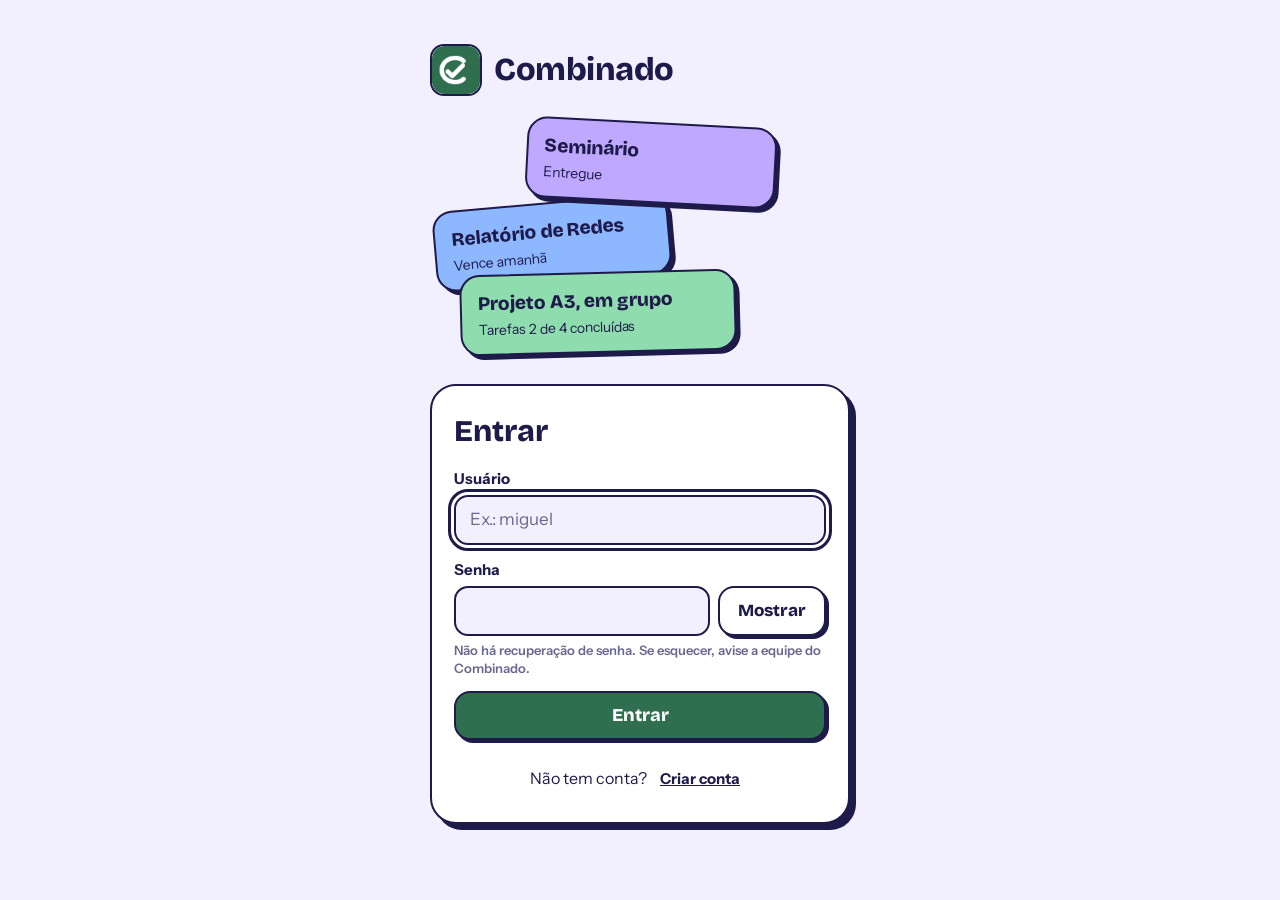
<file: index.html>
<!DOCTYPE html>
<html lang="pt-BR">
<head>
<meta charset="UTF-8" />
<meta name="viewport" content="width=device-width, initial-scale=1, viewport-fit=cover" />
<title>Combinado</title>
<meta name="description" content="Combinado: organize os trabalhos da faculdade — individuais e em grupo, de todas as matérias, num lugar só." />
<meta name="theme-color" content="#f2f0ff" />
<script>
/* Aplica o tema salvo (ou o do aparelho) antes de desenhar a página, para não piscar. */
(function () {
  var tema = "claro";
  try {
    var salvo = localStorage.getItem("combinado:tema:v1");
    if (salvo === "claro" || salvo === "escuro") {
      tema = salvo;
    } else if (window.matchMedia && window.matchMedia("(prefers-color-scheme: dark)").matches) {
      tema = "escuro";
    }
  } catch (e) {
    if (window.matchMedia && window.matchMedia("(prefers-color-scheme: dark)").matches) tema = "escuro";
  }
  document.documentElement.setAttribute("data-tema", tema);
})();
</script>
<link rel="stylesheet" href="css/style.css" />
<link rel="icon" type="image/png" href="img/logo.png" />
<link rel="apple-touch-icon" href="img/logo.png" />
</head>
<body>

<!-- ===================== TELA: CARREGANDO / SEM CONEXÃO NA ABERTURA ===================== -->
<section id="tela-carregando" class="tela-carregando" role="status" aria-live="polite">
  <img src="img/logo.png" alt="" class="auth-logo" width="52" height="52" />
  <p id="carregando-texto" class="carregando-texto">Carregando…</p>
  <button type="button" id="btn-carregando-tentar" class="botao botao-secundario" hidden>Tentar de novo</button>
</section>

<!-- ===================== TELA: LOGIN / CADASTRO ===================== -->
<section id="tela-auth" class="tela-auth">
  <div class="auth-coluna">

    <div class="auth-marca-linha">
      <img src="img/logo.png" alt="Logo do Combinado" class="auth-logo" width="52" height="52" />
      <span class="auth-wordmark">Combinado</span>
    </div>

    <div class="auth-cartas" aria-hidden="true">
      <div class="auth-carta auth-carta-1"><strong>Relatório de Redes</strong><span>Vence amanhã</span></div>
      <div class="auth-carta auth-carta-2"><strong>Seminário</strong><span>Entregue</span></div>
      <div class="auth-carta auth-carta-3"><strong>Projeto A3, em grupo</strong><span>Tarefas 2 de 4 concluídas</span></div>
    </div>

    <div class="auth-cartao">
      <h1 id="auth-titulo">Entrar</h1>

      <form id="form-auth">
        <div class="campo">
          <label for="input-usuario-auth">Usuário</label>
          <input type="text" id="input-usuario-auth" placeholder="Ex.: miguel" autocomplete="username" autocapitalize="none" spellcheck="false" required />
          <p id="auth-dica-usuario" class="campo-dica" hidden>Use de 3 a 30 letras, números, ponto, hífen ou sublinhado. Sem espaços.</p>
        </div>

        <div class="campo">
          <label for="input-senha-auth">Senha</label>
          <div class="campo-senha">
            <input type="password" id="input-senha-auth" autocomplete="current-password" required />
            <button type="button" id="btn-mostrar-senha" class="botao botao-secundario botao-mostrar-senha" aria-pressed="false" aria-controls="input-senha-auth">Mostrar</button>
          </div>
          <p id="auth-dica-senha" class="campo-dica">Não há recuperação de senha. Se esquecer, avise a equipe do Combinado.</p>
        </div>

        <p id="auth-erro" class="auth-erro" hidden></p>

        <button type="submit" class="botao botao-primario auth-botao-principal" id="btn-auth-principal">Entrar</button>
        <p id="auth-config-erro" class="auth-erro" role="alert" hidden>Não foi possível carregar o serviço de contas. Confira a conexão e recarregue a página.</p>
      </form>

      <p class="auth-alternar">
        <span id="auth-alternar-texto">Não tem conta?</span>
        <button type="button" id="btn-auth-alternar" class="botao botao-texto">Criar conta</button>
      </p>
    </div>

  </div>
</section>

<!-- ===================== APP PRINCIPAL ===================== -->
<div id="app-principal" hidden>

<header class="cabecalho">
  <span class="cabecalho-marca">
    <img src="img/logo.png" alt="Combinado" class="cabecalho-logo" width="44" height="44" />
  </span>
  <div class="cabecalho-usuario">
    <button type="button" id="btn-tema" class="botao-tema" aria-label="Ativar tema escuro" title="Alternar tema">
      <svg class="icone-lua" width="22" height="22" viewBox="0 0 24 24" fill="none" stroke="currentColor" stroke-width="2.4" stroke-linecap="round" stroke-linejoin="round" aria-hidden="true"><path d="M20 14.5A8 8 0 1 1 9.5 4a6.5 6.5 0 0 0 10.5 10.5z"></path></svg>
      <svg class="icone-sol" width="22" height="22" viewBox="0 0 24 24" fill="none" stroke="currentColor" stroke-width="2.4" stroke-linecap="round" stroke-linejoin="round" aria-hidden="true"><circle cx="12" cy="12" r="4.5"></circle><path d="M12 2v2.5M12 19.5V22M2 12h2.5M19.5 12H22M4.9 4.9l1.8 1.8M17.3 17.3l1.8 1.8M4.9 19.1l1.8-1.8M17.3 6.7l1.8-1.8"></path></svg>
    </button>
    <span id="cabecalho-usuario-nome" class="cabecalho-usuario-nome"></span>
    <button type="button" id="btn-sair" class="botao botao-texto botao-sair">Sair da conta</button>
  </div>
</header>

<main class="conteudo">

  <div class="conteudo-cabecalho">
    <h1>Trabalhos</h1>
    <div class="conteudo-cabecalho-acoes">
      <button type="button" id="btn-entrar-codigo" class="botao botao-secundario">Entrar com código</button>
      <button type="button" id="btn-novo-trabalho" class="botao botao-primario">+ Novo trabalho</button>
    </div>
  </div>

  <p id="faixa-aviso" class="faixa-aviso" role="status" aria-live="polite" hidden></p>

  <div id="progresso-trabalhos" class="progresso-trabalhos" hidden>
    <p id="progresso-texto" class="progresso-texto"></p>
    <div class="progresso-barra" role="progressbar" aria-label="Progresso de trabalhos entregues" aria-valuemin="0" aria-valuemax="100" id="progresso-barra" aria-valuenow="0">
      <div id="progresso-barra-preenchida" class="progresso-barra-preenchida"></div>
    </div>
    <p class="progresso-legenda"><strong>Pronto</strong> = terminei, falta entregar. <strong>Entregue</strong> = já entreguei (só esse conta na barra).</p>
  </div>

  <div id="filtros-barra" class="filtros-barra" hidden>
    <div id="abas-status" class="abas-status" role="group" aria-label="Filtrar por status">
      <button type="button" class="aba-status" data-status="" aria-pressed="true">Todos <span class="aba-contagem">0</span></button>
      <button type="button" class="aba-status" data-status="nao-comecei" aria-pressed="false">Não comecei <span class="aba-contagem">0</span></button>
      <button type="button" class="aba-status" data-status="fazendo" aria-pressed="false">Fazendo <span class="aba-contagem">0</span></button>
      <button type="button" class="aba-status" data-status="pronto" aria-pressed="false">Pronto <span class="aba-contagem">0</span></button>
      <button type="button" class="aba-status" data-status="entregue" aria-pressed="false">Entregue <span class="aba-contagem">0</span></button>
    </div>
    <div class="campo-filtro">
      <label for="select-filtro-materia">
        <svg width="16" height="16" viewBox="0 0 24 24" fill="none" stroke="currentColor" stroke-width="2.6" stroke-linecap="round" stroke-linejoin="round" aria-hidden="true"><path d="M3 5h18l-7 8v6l-4 2v-8z"></path></svg>
        Filtrar por matéria
      </label>
      <select id="select-filtro-materia">
        <option value="">Todas as matérias</option>
      </select>
    </div>
  </div>

  <p id="lista-vazia" class="estado-vazio" hidden>
    Nenhum trabalho cadastrado ainda. Toque em "Novo trabalho" para começar.
  </p>

  <ul id="lista-trabalhos" class="lista-trabalhos"></ul>

</main>

<!-- ===================== DIÁLOGO: NOVO TRABALHO ===================== -->
<dialog id="dialog-trabalho">
  <form id="form-trabalho" method="dialog">
    <h2 id="dialog-trabalho-titulo">Novo trabalho</h2>

    <div class="campo">
      <label for="input-titulo-trabalho">Nome do trabalho</label>
      <input type="text" id="input-titulo-trabalho" placeholder="Ex.: Relatório de Redes" maxlength="120" required />
    </div>

    <div class="campo">
      <label for="input-materia-trabalho">Matéria (disciplina)</label>
      <input type="text" id="input-materia-trabalho" placeholder="Ex.: Redes de Computadores" maxlength="80" list="lista-materias" autocomplete="off" required />
      <datalist id="lista-materias"></datalist>
    </div>

    <div class="campo">
      <label for="input-prazo-trabalho">Prazo</label>
      <input type="date" id="input-prazo-trabalho" />
    </div>

    <div class="campo">
      <label for="input-observacoes-trabalho">Observações <span class="rotulo-opcional">(opcional)</span></label>
      <textarea id="input-observacoes-trabalho" rows="3" maxlength="500" placeholder="Ex.: entregar pelo Moodle, em PDF"></textarea>
    </div>

    <fieldset class="campo campo-radio">
      <legend>Tipo</legend>
      <div class="opcoes-tipo">
        <label class="opcao-tipo">
          <input type="radio" name="tipo-trabalho" value="individual" checked />
          <span class="opcao-tipo-corpo"><strong>Individual</strong><small>Só você faz</small></span>
        </label>
        <label class="opcao-tipo">
          <input type="radio" name="tipo-trabalho" value="grupo" />
          <span class="opcao-tipo-corpo"><strong>Em grupo</strong><small>Divida tarefas entre os colegas</small></span>
        </label>
      </div>
    </fieldset>

    <fieldset class="campo campo-radio">
      <legend>Cor do card</legend>
      <div class="opcoes-cor">
        <label class="opcao-cor" data-cor="">
          <input type="radio" name="cor-trabalho" value="" checked />
          <span class="amostra-cor" aria-hidden="true"></span>
          <span class="rotulo-oculto">Sem cor</span>
        </label>
        <label class="opcao-cor" data-cor="vermelho">
          <input type="radio" name="cor-trabalho" value="vermelho" />
          <span class="amostra-cor" aria-hidden="true"></span>
          <span class="rotulo-oculto">Vermelho</span>
        </label>
        <label class="opcao-cor" data-cor="laranja">
          <input type="radio" name="cor-trabalho" value="laranja" />
          <span class="amostra-cor" aria-hidden="true"></span>
          <span class="rotulo-oculto">Laranja</span>
        </label>
        <label class="opcao-cor" data-cor="amarelo">
          <input type="radio" name="cor-trabalho" value="amarelo" />
          <span class="amostra-cor" aria-hidden="true"></span>
          <span class="rotulo-oculto">Amarelo</span>
        </label>
        <label class="opcao-cor" data-cor="verde">
          <input type="radio" name="cor-trabalho" value="verde" />
          <span class="amostra-cor" aria-hidden="true"></span>
          <span class="rotulo-oculto">Verde</span>
        </label>
        <label class="opcao-cor" data-cor="azul">
          <input type="radio" name="cor-trabalho" value="azul" />
          <span class="amostra-cor" aria-hidden="true"></span>
          <span class="rotulo-oculto">Azul</span>
        </label>
        <label class="opcao-cor" data-cor="roxo">
          <input type="radio" name="cor-trabalho" value="roxo" />
          <span class="amostra-cor" aria-hidden="true"></span>
          <span class="rotulo-oculto">Roxo</span>
        </label>
        <label class="opcao-cor" data-cor="rosa">
          <input type="radio" name="cor-trabalho" value="rosa" />
          <span class="amostra-cor" aria-hidden="true"></span>
          <span class="rotulo-oculto">Rosa</span>
        </label>
      </div>
    </fieldset>

    <div id="previa-trabalho" class="previa-trabalho" aria-hidden="true">
      <span class="previa-rotulo">Assim vai aparecer na lista</span>
      <span id="previa-titulo" class="previa-titulo"></span>
      <span id="previa-meta" class="previa-meta"></span>
    </div>

    <div class="dialog-acoes">
      <button type="button" class="botao botao-texto" data-fechar-dialog>Cancelar</button>
      <button type="submit" class="botao botao-primario">Salvar trabalho</button>
    </div>
  </form>
</dialog>

<!-- ===================== DIÁLOGO: TAREFAS DO GRUPO ===================== -->
<dialog id="dialog-tarefas">
  <div class="dialog-tarefas-corpo">

    <div class="tarefas-topo">
      <button type="button" class="botao-voltar" data-fechar-tarefas aria-label="Voltar para a lista">
        <svg width="22" height="22" viewBox="0 0 24 24" fill="none" stroke="currentColor" stroke-width="3" stroke-linecap="round" stroke-linejoin="round" aria-hidden="true"><path d="M15 5l-7 7 7 7"></path></svg>
      </button>
      <div>
        <div class="tarefas-topo-rotulo">Tarefas de</div>
        <h2 id="dialog-tarefas-titulo">Tarefas</h2>
      </div>
    </div>

    <p id="faixa-aviso-tarefas" class="faixa-aviso" role="status" aria-live="polite" hidden></p>

    <section class="tarefas-progresso" aria-live="polite">
      <div class="tarefas-anel">
        <svg width="84" height="84" viewBox="0 0 84 84" aria-hidden="true">
          <circle cx="42" cy="42" r="34" fill="none" stroke="#ffffff" stroke-width="12"></circle>
          <circle id="tarefas-anel-arco" cx="42" cy="42" r="34" fill="none" stroke="#1e1b4b" stroke-width="12" stroke-dasharray="0 213.63" transform="rotate(-90 42 42)"></circle>
        </svg>
        <span id="tarefas-anel-numero" class="tarefas-anel-numero">0/0</span>
      </div>
      <div class="tarefas-progresso-texto">
        <span id="tarefas-progresso-titulo" class="tarefas-progresso-titulo">Nenhuma tarefa ainda</span>
        <span class="tarefas-progresso-dica">Concluindo todas, o trabalho vai para Pronto. Se reabrir uma tarefa, volta para Fazendo.</span>
      </div>
    </section>

    <div class="integrantes-secao">
      <h3 class="integrantes-titulo">Integrantes</h3>
      <ul id="lista-integrantes" class="lista-integrantes"></ul>

      <div class="codigo-grupo">
        <span class="codigo-grupo-rotulo">Código do grupo</span>
        <div class="codigo-grupo-linha">
          <strong id="codigo-grupo-valor" class="codigo-grupo-valor" aria-label="Código do grupo"></strong>
          <button type="button" id="btn-copiar-codigo" class="botao botao-texto">Copiar</button>
          <button type="button" id="btn-trocar-codigo" class="botao botao-texto" hidden>Trocar código</button>
        </div>
        <p class="codigo-grupo-dica">Passe esse código para os colegas. Cada um cria a própria conta e toca em "Entrar com código" na lista de trabalhos.</p>
      </div>

      <button type="button" id="btn-sair-grupo" class="botao botao-texto botao-sair-grupo" hidden>Sair do grupo</button>
    </div>

    <div>
      <h3 class="tarefas-subtitulo">Tarefas</h3>
      <p id="tarefas-vazio" class="estado-vazio" hidden>Nenhuma tarefa ainda. Adicione a primeira abaixo.</p>
      <ul id="lista-tarefas" class="lista-tarefas"></ul>
    </div>

    <form id="form-tarefa" class="form-tarefa">
      <div class="campo campo-tarefa">
        <label for="input-tarefa-texto">Nova tarefa</label>
        <input type="text" id="input-tarefa-texto" placeholder="Ex.: Fazer a introdução" maxlength="300" required />
      </div>
      <div class="campo campo-tarefa">
        <label for="input-tarefa-responsavel">Responsável</label>
        <select id="input-tarefa-responsavel">
          <option value="">Sem responsável</option>
        </select>
      </div>
      <button type="submit" class="botao botao-primario">Adicionar tarefa</button>
    </form>

  </div>
</dialog>

<!-- ===================== DIÁLOGO: ENTRAR COM CÓDIGO ===================== -->
<dialog id="dialog-codigo">
  <form id="form-codigo" method="dialog">
    <h2>Entrar em um trabalho</h2>
    <p class="dialog-texto">Digite o código que o colega passou. Ele aparece em "Tarefas", na seção Integrantes.</p>
    <div class="campo">
      <label for="input-codigo">Código do grupo</label>
      <input type="text" id="input-codigo" class="input-codigo" maxlength="12" placeholder="Ex.: K7M2QX" autocomplete="off" autocapitalize="characters" spellcheck="false" required />
    </div>
    <p id="codigo-erro" class="auth-erro" role="alert" hidden></p>
    <div class="dialog-acoes">
      <button type="button" class="botao botao-texto" data-fechar-codigo>Cancelar</button>
      <button type="submit" class="botao botao-primario" id="btn-codigo-entrar">Entrar</button>
    </div>
  </form>
</dialog>

<!-- ===================== DIÁLOGO: IMPORTAR TRABALHOS ANTIGOS ===================== -->
<dialog id="dialog-importar">
  <div class="dialog-confirmar-corpo">
    <h2 id="dialog-importar-titulo">Trazer seus trabalhos?</h2>
    <p id="dialog-importar-texto"></p>
    <div class="dialog-acoes dialog-acoes-confirmar">
      <button type="button" id="btn-importar-nao" class="botao botao-texto">Não importar</button>
      <button type="button" id="btn-importar-sim" class="botao botao-primario">Importar</button>
    </div>
  </div>
</dialog>

<!-- ===================== DIÁLOGO: CONFIRMAÇÃO DE EXCLUSÃO ===================== -->
<dialog id="dialog-confirmar">
  <div class="dialog-confirmar-corpo">
    <div class="confirmar-icone" aria-hidden="true">
      <svg width="28" height="28" viewBox="0 0 24 24" fill="none" stroke="#1e1b4b" stroke-width="2.2" stroke-linecap="round" stroke-linejoin="round"><path d="M4 7h16M9 7V4h6v3M6 7l1 13h10l1-13M10 11v5M14 11v5"></path></svg>
    </div>
    <h2 id="dialog-confirmar-titulo">Excluir trabalho?</h2>
    <p id="dialog-confirmar-texto"></p>
    <div class="dialog-acoes dialog-acoes-confirmar">
      <button type="button" class="botao botao-texto" data-fechar-confirmar>Cancelar</button>
      <button type="button" id="btn-confirmar-exclusao" class="botao botao-perigo">Excluir trabalho</button>
    </div>
  </div>
</dialog>

</div>
<!-- fim #app-principal -->

<script src="js/vendor/supabase.js"></script>
<script src="js/config.js"></script>
<script src="js/dados.js"></script>
<script src="js/app.js"></script>
</body>
</html>
</file>
<file: css/style.css>
/* =========================================================
   Combinado — estilos
   Visual "Quadro": fundo lilás, contornos grossos e sombras
   firmes, cards na cor escolhida pelo usuário.
   ========================================================= */

@font-face {
  font-family: "Bricolage Grotesque";
  font-weight: 700;
  font-style: normal;
  font-display: swap;
  src: url("../fonts/bricolage-grotesque-latin-700-normal.woff2") format("woff2");
}
@font-face {
  font-family: "Bricolage Grotesque";
  font-weight: 800;
  font-style: normal;
  font-display: swap;
  src: url("../fonts/bricolage-grotesque-latin-800-normal.woff2") format("woff2");
}
@font-face {
  font-family: "Instrument Sans";
  font-weight: 400;
  font-style: normal;
  font-display: swap;
  src: url("../fonts/instrument-sans-latin-400-normal.woff2") format("woff2");
}
@font-face {
  font-family: "Instrument Sans";
  font-weight: 600;
  font-style: normal;
  font-display: swap;
  src: url("../fonts/instrument-sans-latin-600-normal.woff2") format("woff2");
}
@font-face {
  font-family: "Instrument Sans";
  font-weight: 700;
  font-style: normal;
  font-display: swap;
  src: url("../fonts/instrument-sans-latin-700-normal.woff2") format("woff2");
}

:root {
  --tinta: #1e1b4b;
  --linha: #1e1b4b;
  --erro: #a3221a;
  --fundo: #f2f0ff;
  --branco: #ffffff;
  --marca: #2f6f4f;
  --marca-contraste: #ffffff;
  --perigo: #ff8a80;
  --destaque: #ffd95a;
  --placeholder: #6a6790;
  --borda: 2px solid var(--linha);
  --sombra: 4px 4px 0 var(--linha);
  --fundo-feita: #d8f3e2;
  --cobertura: rgba(30, 27, 75, 0.68);
  color-scheme: light;
  --raio: 22px;

  --c-vermelho: #ff8a80;
  --c-laranja: #ffb870;
  --c-amarelo: #ffd95a;
  --c-verde: #8fdcae;
  --c-azul: #8db8ff;
  --c-roxo: #bfa8ff;
  --c-rosa: #ff9ccb;

  --fonte-titulo: "Bricolage Grotesque", "Trebuchet MS", system-ui, sans-serif;
  --fonte-texto: "Instrument Sans", system-ui, -apple-system, "Segoe UI", Roboto, sans-serif;
}

/* ---------- Tema escuro ----------
   O texto e os contornos ficam claros; o que é pastel (cards coloridos,
   selos, avatares, botões de destaque) mantém tinta escura por dentro. */
:root[data-tema="escuro"] {
  --tinta: #ece9ff;
  --linha: #d9d4ff;
  --erro: #ff9a92;
  --fundo: #15132e;
  --branco: #221f45;
  --marca: #3f8d65;
  --placeholder: #a29ed0;
  --fundo-feita: #1f3b2e;
  --cobertura: rgba(5, 4, 18, 0.78);
  color-scheme: dark;
}

/* componentes pastel: texto e fundos internos continuam como no tema claro */
:root[data-tema="escuro"] .trabalho-card[data-cor],
:root[data-tema="escuro"] .previa-trabalho[data-cor],
:root[data-tema="escuro"] .auth-carta,
:root[data-tema="escuro"] .tarefas-progresso,
:root[data-tema="escuro"] .confirmar-icone,
:root[data-tema="escuro"] .botao-perigo,
:root[data-tema="escuro"] .avatar,
:root[data-tema="escuro"] .tarefa-responsavel,
:root[data-tema="escuro"] .selo-prazo-hoje,
:root[data-tema="escuro"] .selo-prazo-proximo {
  --tinta: #1e1b4b;
  --branco: #ffffff;
  color: #1e1b4b;
}

/* contorno escuro nos itens pequenos que ficam sobre fundo pastel */
:root[data-tema="escuro"] .trabalho-card[data-cor] .trabalho-selos > *,
:root[data-tema="escuro"] .trabalho-card[data-cor] .trabalho-acoes > *,
:root[data-tema="escuro"] .avatar,
:root[data-tema="escuro"] .tarefa-responsavel,
:root[data-tema="escuro"] .selo-prazo-hoje,
:root[data-tema="escuro"] .selo-prazo-proximo,
:root[data-tema="escuro"] .botao-perigo {
  border-color: #1e1b4b;
}

* { box-sizing: border-box; }

html, body {
  margin: 0;
  padding: 0;
  background: var(--fundo);
  color: var(--tinta);
  font-family: var(--fonte-texto);
  font-size: 16px;
  line-height: 1.4;
}

button, input, select, textarea { font: inherit; color: inherit; }

button:focus-visible,
select:focus-visible,
input:focus-visible,
textarea:focus-visible,
a:focus-visible {
  outline: 3px solid var(--linha);
  outline-offset: 3px;
}

input::placeholder, textarea::placeholder { color: var(--placeholder); opacity: 1; }

/* ---------- Cabeçalho ---------- */
.cabecalho {
  max-width: 560px;
  margin: 0 auto;
  padding: 20px 20px 0;
  display: flex;
  align-items: center;
  justify-content: space-between;
  gap: 12px;
}

.cabecalho-marca { display: flex; align-items: center; }

.cabecalho-logo {
  width: 44px;
  height: 44px;
  border-radius: 12px;
  border: var(--borda);
  display: block;
}

.cabecalho-usuario { display: flex; align-items: center; gap: 8px; }

.cabecalho-usuario-nome {
  padding: 6px 14px;
  border: var(--borda);
  border-radius: 999px;
  background: var(--branco);
  font-size: 14px;
  font-weight: 700;
}

.botao-tema {
  width: 44px;
  height: 44px;
  flex: none;
  display: inline-flex;
  align-items: center;
  justify-content: center;
  border: var(--borda);
  border-radius: 999px;
  background: var(--branco);
  color: var(--tinta);
  cursor: pointer;
  padding: 0;
}
.botao-tema svg { display: block; }
.botao-tema .icone-sol { display: none; }
:root[data-tema="escuro"] .botao-tema .icone-sol { display: block; }
:root[data-tema="escuro"] .botao-tema .icone-lua { display: none; }

.cabecalho-usuario .botao-sair {
  min-height: 44px;
  padding: 8px 8px;
  font-size: 14px;
}

/* ---------- Tela de login / cadastro ---------- */
.tela-auth {
  min-height: 100vh;
  background: var(--fundo);
  padding: 44px 26px 32px;
  display: flex;
  justify-content: center;
}

.auth-coluna {
  width: 100%;
  max-width: 420px;
  display: flex;
  flex-direction: column;
  gap: 26px;
}

.auth-marca-linha { display: flex; align-items: center; gap: 12px; }

.auth-logo {
  width: 52px;
  height: 52px;
  border-radius: 14px;
  border: var(--borda);
  display: block;
}

.auth-wordmark {
  font-family: var(--fonte-titulo);
  font-size: 32px;
  font-weight: 800;
  letter-spacing: -0.5px;
}

.auth-cartas { position: relative; height: 236px; }

.auth-carta {
  position: absolute;
  padding: 14px 16px;
  border: var(--borda);
  border-radius: 20px;
  box-shadow: var(--sombra);
}

.auth-carta strong {
  display: block;
  font-family: var(--fonte-titulo);
  font-size: 19px;
  font-weight: 800;
}

.auth-carta span { font-size: 14px; }

.auth-carta-1 { left: 4px; top: 80px; width: 236px; background: var(--c-azul); transform: rotate(-5deg); }
.auth-carta-2 { left: 96px; top: 0; width: 250px; background: var(--c-roxo); transform: rotate(3deg); max-width: calc(100% - 96px); }
.auth-carta-3 { left: 30px; top: 150px; width: 276px; background: var(--c-verde); transform: rotate(-1.5deg); max-width: calc(100% - 30px); }

.auth-cartao {
  width: 100%;
  background: var(--branco);
  border: var(--borda);
  border-radius: 26px;
  box-shadow: 6px 6px 0 var(--linha);
  padding: 24px 22px 22px;
}

.auth-cartao h1 {
  margin: 0 0 16px;
  font-family: var(--fonte-titulo);
  font-size: 30px;
  font-weight: 800;
}

.auth-botao-principal { width: 100%; }

.auth-erro {
  color: var(--erro);
  font-size: 14px;
  font-weight: 700;
  margin: -4px 0 14px;
}

.auth-alternar {
  text-align: center;
  font-size: 16px;
  margin: 16px 0 0;
}

/* ---------- Conteúdo ---------- */
.conteudo {
  padding: 16px 20px 40px;
  max-width: 560px;
  margin: 0 auto;
  display: flex;
  flex-direction: column;
  gap: 16px;
}

.conteudo-cabecalho { display: flex; flex-direction: column; gap: 16px; }

.conteudo-cabecalho h1 {
  margin: 4px 0 0;
  font-family: var(--fonte-titulo);
  font-size: 46px;
  line-height: 1;
  font-weight: 800;
  letter-spacing: -1px;
}

.conteudo-cabecalho .botao { width: 100%; }

/* ---------- Progresso de trabalhos entregues ---------- */
.progresso-trabalhos {
  background: var(--branco);
  border: var(--borda);
  border-radius: var(--raio);
  box-shadow: var(--sombra);
  padding: 14px 18px;
  display: flex;
  flex-direction: column;
  gap: 10px;
}

.progresso-texto {
  margin: 0;
  display: flex;
  align-items: baseline;
  gap: 10px;
  font-size: 17px;
  font-weight: 600;
}

.progresso-numero {
  font-family: var(--fonte-titulo);
  font-size: 48px;
  line-height: 1;
  font-weight: 800;
}

.progresso-barra {
  height: 16px;
  border: var(--borda);
  border-radius: 999px;
  background: var(--fundo);
  overflow: hidden;
}

.progresso-barra-preenchida {
  height: 100%;
  background: var(--marca);
}

/* ---------- Filtros ---------- */
.filtros-barra { display: flex; flex-direction: column; gap: 14px; }

.abas-status {
  display: flex;
  flex-wrap: wrap;
  gap: 8px;
  padding: 2px 0 8px;
}

.aba-status {
  flex: none;
  min-height: 44px;
  padding: 0 12px;
  border: var(--borda);
  border-radius: 999px;
  background: var(--branco);
  color: var(--tinta);
  font-size: 15px;
  font-weight: 700;
  cursor: pointer;
}

.aba-status[aria-pressed="true"] { background: var(--tinta); color: var(--branco); }

.aba-contagem { margin-left: 4px; }

.campo-filtro { display: flex; align-items: center; gap: 10px; }

.campo-filtro label { font-size: 15px; font-weight: 700; }

.campo-filtro select {
  flex: 1;
  min-height: 46px;
  padding: 0 12px;
  border: var(--borda);
  border-radius: 14px;
  background: var(--branco);
}

.estado-vazio {
  text-align: center;
  padding: 32px 12px;
  margin: 0;
  font-size: 17px;
}

/* ---------- Botões ---------- */
.botao {
  min-height: 48px;
  padding: 10px 18px;
  border-radius: 16px;
  border: var(--borda);
  background: var(--branco);
  color: var(--tinta);
  font-family: var(--fonte-titulo);
  font-size: 18px;
  font-weight: 800;
  cursor: pointer;
}

.botao-primario {
  background: var(--marca);
  color: var(--marca-contraste);
  box-shadow: 3px 3px 0 var(--linha);
}

.conteudo-cabecalho .botao-primario { min-height: 56px; border-radius: 18px; font-size: 20px; box-shadow: var(--sombra); }

.botao-texto {
  border: 0;
  background: transparent;
  box-shadow: none;
  min-height: 44px;
  padding: 8px 10px;
  border-radius: 8px;
  font-family: var(--fonte-texto);
  font-size: 15px;
  font-weight: 700;
  text-decoration: underline;
}

.botao-perigo {
  background: var(--perigo);
  color: var(--tinta);
  box-shadow: var(--sombra);
}

/* ---------- Campos (diálogos) ---------- */
.campo { margin-bottom: 14px; }

.campo label, .campo legend {
  display: block;
  margin-bottom: 6px;
  font-weight: 700;
  font-size: 15px;
  padding: 0;
}

.rotulo-opcional { font-weight: 600; }

.campo input[type="text"],
.campo input[type="password"],
.campo input[type="date"],
.campo select,
.campo textarea {
  width: 100%;
  min-height: 50px;
  padding: 0 14px;
  border: var(--borda);
  border-radius: 14px;
  background: var(--branco);
  font-size: 17px;
}

.campo textarea { padding: 12px 14px; resize: vertical; min-height: 84px; line-height: 1.35; }

.auth-cartao .campo input { background: var(--fundo); }

.campo-radio { border: none; margin: 0 0 14px; padding: 0; min-width: 0; }

/* ---------- Tipo (individual / em grupo) ---------- */
.opcoes-tipo { display: flex; gap: 12px; }

.opcao-tipo { position: relative; flex: 1; margin: 0; cursor: pointer; }

.opcao-tipo input {
  position: absolute;
  inset: 0;
  width: 100%;
  height: 100%;
  margin: 0;
  opacity: 0;
  cursor: pointer;
}

.opcao-tipo-corpo {
  display: flex;
  flex-direction: column;
  gap: 2px;
  height: 100%;
  padding: 14px;
  border: var(--borda);
  border-radius: 18px;
  background: var(--branco);
}

.opcao-tipo-corpo strong { font-family: var(--fonte-titulo); font-size: 19px; font-weight: 800; }
.opcao-tipo-corpo small { font-size: 13px; }

.opcao-tipo input:checked + .opcao-tipo-corpo {
  background: var(--tinta);
  color: var(--branco);
  box-shadow: 3px 3px 0 var(--c-verde);
}

.opcao-tipo input:focus-visible + .opcao-tipo-corpo { outline: 3px solid var(--linha); outline-offset: 3px; }

/* ---------- Seletor de cor do card ---------- */
.opcoes-cor { display: flex; flex-wrap: wrap; gap: 9px; }

.opcao-cor { position: relative; cursor: pointer; margin: 0; }

.opcao-cor input {
  position: absolute;
  opacity: 0;
  width: 100%;
  height: 100%;
  margin: 0;
  cursor: pointer;
}

.amostra-cor {
  display: block;
  width: 36px;
  height: 36px;
  border-radius: 50%;
  border: var(--borda);
  background: var(--amostra, #fff);
}

.opcao-cor[data-cor=""] .amostra-cor {
  background: linear-gradient(135deg, #fff 44%, #1e1b4b 44%, #1e1b4b 56%, #fff 56%);
}
.opcao-cor[data-cor="vermelho"] { --amostra: var(--c-vermelho); }
.opcao-cor[data-cor="laranja"]  { --amostra: var(--c-laranja); }
.opcao-cor[data-cor="amarelo"]  { --amostra: var(--c-amarelo); }
.opcao-cor[data-cor="verde"]    { --amostra: var(--c-verde); }
.opcao-cor[data-cor="azul"]     { --amostra: var(--c-azul); }
.opcao-cor[data-cor="roxo"]     { --amostra: var(--c-roxo); }
.opcao-cor[data-cor="rosa"]     { --amostra: var(--c-rosa); }

.opcao-cor input:checked + .amostra-cor { box-shadow: 0 0 0 3px var(--branco), 0 0 0 5px var(--linha); }

.opcao-cor input:focus-visible + .amostra-cor { outline: 3px solid var(--linha); outline-offset: 6px; }

/* ---------- Prévia do card ---------- */
.previa-trabalho {
  --cor-fundo-card: var(--branco);
  margin: 0 0 14px;
  padding: 14px 16px;
  border: var(--borda);
  border-radius: 18px;
  background: var(--cor-fundo-card);
  box-shadow: var(--sombra);
  display: flex;
  flex-direction: column;
  gap: 2px;
}

.previa-rotulo { font-size: 13px; font-weight: 700; }

.previa-titulo {
  font-family: var(--fonte-titulo);
  font-size: 22px;
  line-height: 1.15;
  font-weight: 800;
  overflow-wrap: anywhere;
}

.previa-meta { font-size: 14px; overflow-wrap: anywhere; }

/* ---------- Lista de trabalhos ---------- */
.lista-trabalhos {
  list-style: none;
  margin: 0;
  padding: 0;
  display: flex;
  flex-direction: column;
  gap: 16px;
}

.trabalho-card {
  --cor-fundo-card: var(--branco);
  background: var(--cor-fundo-card);
  border: var(--borda);
  border-radius: var(--raio);
  box-shadow: var(--sombra);
  padding: 16px;
  display: flex;
  flex-direction: column;
  gap: 10px;
}

.trabalho-card[data-cor="vermelho"] { --cor-fundo-card: var(--c-vermelho); }
.trabalho-card[data-cor="laranja"]  { --cor-fundo-card: var(--c-laranja); }
.trabalho-card[data-cor="amarelo"]  { --cor-fundo-card: var(--c-amarelo); }
.trabalho-card[data-cor="verde"]    { --cor-fundo-card: var(--c-verde); }
.trabalho-card[data-cor="azul"]     { --cor-fundo-card: var(--c-azul); }
.trabalho-card[data-cor="roxo"]     { --cor-fundo-card: var(--c-roxo); }
.trabalho-card[data-cor="rosa"]     { --cor-fundo-card: var(--c-rosa); }

.previa-trabalho[data-cor="vermelho"] { --cor-fundo-card: var(--c-vermelho); }
.previa-trabalho[data-cor="laranja"]  { --cor-fundo-card: var(--c-laranja); }
.previa-trabalho[data-cor="amarelo"]  { --cor-fundo-card: var(--c-amarelo); }
.previa-trabalho[data-cor="verde"]    { --cor-fundo-card: var(--c-verde); }
.previa-trabalho[data-cor="azul"]     { --cor-fundo-card: var(--c-azul); }
.previa-trabalho[data-cor="roxo"]     { --cor-fundo-card: var(--c-roxo); }
.previa-trabalho[data-cor="rosa"]     { --cor-fundo-card: var(--c-rosa); }

.trabalho-selos { display: flex; gap: 8px; flex-wrap: wrap; }

.selo-data,
.selo-tipo,
.selo-prazo {
  display: inline-block;
  padding: 4px 12px;
  border: var(--borda);
  border-radius: 999px;
  background: var(--branco);
  font-size: 13px;
  font-weight: 700;
}

.selo-prazo-atrasado { background: var(--tinta); color: var(--branco); }
.selo-prazo-hoje { background: var(--perigo); color: var(--tinta); }
.selo-prazo-proximo { background: var(--destaque); color: var(--tinta); }

.trabalho-titulo {
  margin: 0;
  font-family: var(--fonte-titulo);
  font-size: 25px;
  line-height: 1.1;
  font-weight: 800;
  overflow-wrap: anywhere;
}

.trabalho-meta { margin: -6px 0 0; font-size: 15px; overflow-wrap: anywhere; }

.trabalho-observacoes {
  margin: 0;
  padding: 10px 12px;
  border: 2px dashed var(--linha);
  border-radius: 14px;
  font-size: 15px;
  line-height: 1.35;
  white-space: pre-wrap;
  overflow-wrap: anywhere;
}

.trabalho-observacoes-rotulo { font-weight: 700; }

.trabalho-acoes { display: flex; align-items: center; gap: 8px; flex-wrap: wrap; }

.trabalho-acoes select {
  min-height: 44px;
  padding: 0 12px;
  border: var(--borda);
  border-radius: 999px;
  background: var(--branco);
  font-size: 14px;
  font-weight: 700;
}

.trabalho-acoes .botao {
  min-height: 44px;
  padding: 0 14px;
  border: var(--borda);
  border-radius: 999px;
  background: transparent;
  font-family: var(--fonte-texto);
  font-size: 14px;
  font-weight: 700;
  text-decoration: none;
}

.trabalho-acoes .botao-tarefas { background: var(--tinta); color: var(--branco); }

/* ---------- Diálogos ---------- */
dialog {
  border: var(--borda);
  border-radius: 26px;
  box-shadow: 6px 6px 0 var(--linha);
  background: var(--branco);
  color: var(--tinta);
  padding: 22px;
  width: min(440px, calc(100vw - 28px));
  max-height: calc(100vh - 28px);
  overflow: auto;
}

dialog::backdrop { background: var(--cobertura); }

dialog h2 {
  margin: 0 0 16px;
  font-family: var(--fonte-titulo);
  font-size: 32px;
  line-height: 1.05;
  font-weight: 800;
  letter-spacing: -0.5px;
}

.dialog-acoes { display: flex; justify-content: flex-end; gap: 12px; margin-top: 18px; }
.dialog-acoes .botao { flex: 1; }
.dialog-acoes .botao-primario { flex: 1.6; }
.dialog-acoes .botao-texto {
  border: var(--borda);
  border-radius: 16px;
  background: var(--branco);
  font-family: var(--fonte-titulo);
  font-size: 18px;
  font-weight: 800;
  text-decoration: none;
}

/* Confirmação de exclusão */
.dialog-confirmar-corpo { display: flex; flex-direction: column; gap: 14px; }

.confirmar-icone {
  width: 58px;
  height: 58px;
  border: var(--borda);
  border-radius: 18px;
  background: var(--perigo);
  display: flex;
  align-items: center;
  justify-content: center;
  transform: rotate(-6deg);
}

.dialog-confirmar-corpo h2 { margin: 0; font-size: 30px; overflow-wrap: anywhere; }
.dialog-confirmar-corpo p { margin: 0; font-size: 17px; line-height: 1.4; }

.dialog-acoes-confirmar { flex-direction: column-reverse; margin-top: 6px; }
.dialog-acoes-confirmar .botao { flex: none; min-height: 54px; }

/* ---------- Diálogo de tarefas (trabalhos em grupo) ---------- */
.dialog-tarefas-corpo { display: flex; flex-direction: column; gap: 16px; }

.tarefas-topo { display: flex; align-items: center; gap: 12px; }

.tarefas-topo .botao-voltar {
  flex: none;
  width: 46px;
  min-height: 46px;
  padding: 0;
  border: var(--borda);
  border-radius: 14px;
  background: var(--branco);
  box-shadow: 3px 3px 0 var(--linha);
  display: flex;
  align-items: center;
  justify-content: center;
}

.tarefas-topo-rotulo { font-size: 14px; font-weight: 600; }

.dialog-tarefas-corpo h2 { margin: 0; font-size: 32px; overflow-wrap: anywhere; }

.tarefas-progresso {
  display: flex;
  align-items: center;
  gap: 16px;
  padding: 14px 18px;
  border: var(--borda);
  border-radius: var(--raio);
  background: var(--c-verde);
  box-shadow: var(--sombra);
}

.tarefas-anel { position: relative; flex: none; width: 84px; height: 84px; }
.tarefas-anel svg { display: block; }

.tarefas-anel-numero {
  position: absolute;
  inset: 0;
  display: flex;
  align-items: center;
  justify-content: center;
  font-family: var(--fonte-titulo);
  font-size: 22px;
  font-weight: 800;
}

.tarefas-progresso-texto { display: flex; flex-direction: column; gap: 4px; }
.tarefas-progresso-titulo { font-family: var(--fonte-titulo); font-size: 21px; line-height: 1.1; font-weight: 800; }
.tarefas-progresso-dica { font-size: 14px; line-height: 1.35; }

.rotulo-oculto {
  position: absolute;
  width: 1px;
  height: 1px;
  overflow: hidden;
  clip: rect(0 0 0 0);
  white-space: nowrap;
}

/* Integrantes */
.integrantes-secao { display: flex; flex-direction: column; gap: 10px; }

.integrantes-titulo,
.tarefas-subtitulo {
  margin: 0;
  font-family: var(--fonte-titulo);
  font-size: 20px;
  font-weight: 800;
}

.lista-integrantes { list-style: none; margin: 0; padding: 0; display: flex; flex-wrap: wrap; gap: 10px; }

.integrante-chip {
  display: flex;
  align-items: center;
  gap: 8px;
  padding: 4px 4px 4px 4px;
  border: var(--borda);
  border-radius: 999px;
  background: var(--branco);
  font-size: 15px;
  font-weight: 700;
}

.avatar {
  width: 32px;
  height: 32px;
  flex: none;
  border: var(--borda);
  border-radius: 50%;
  display: flex;
  align-items: center;
  justify-content: center;
  font-size: 14px;
  font-weight: 700;
  background: var(--c-azul);
}

.av-0 { background: var(--c-azul); }
.av-1 { background: var(--c-laranja); }
.av-2 { background: var(--c-verde); }
.av-3 { background: var(--c-roxo); }
.av-4 { background: var(--c-amarelo); }
.av-5 { background: var(--c-rosa); }

.integrante-chip button {
  /* Área de toque de 44 px sem aumentar o chip (margem negativa). */
  width: 44px;
  height: 44px;
  margin: -6px -4px -6px -6px;
  border: 0;
  border-radius: 50%;
  background: transparent;
  font-size: 20px;
  line-height: 1;
  font-weight: 700;
  cursor: pointer;
}

/* Tarefas */
.form-tarefa {
  display: flex;
  flex-wrap: wrap;
  gap: 10px;
  align-items: flex-end;
  padding: 14px;
  border: var(--borda);
  border-radius: 18px;
  background: var(--fundo);
}

.form-tarefa .campo-tarefa { flex: 1 1 150px; margin-bottom: 0; }
.form-tarefa .campo-tarefa input,
.form-tarefa .campo-tarefa select { min-height: 48px; font-size: 16px; }
.form-tarefa .botao { flex: 1 1 100%; min-height: 50px; }

.lista-tarefas { list-style: none; margin: 0; padding: 0; display: flex; flex-direction: column; gap: 10px; }

.tarefa-item {
  display: flex;
  align-items: center;
  gap: 12px;
  padding: 12px 14px;
  border: var(--borda);
  border-radius: 16px;
  background: var(--branco);
  box-shadow: 3px 3px 0 var(--linha);
}

.tarefa-item.tarefa-feita { background: var(--fundo-feita); box-shadow: none; }

.tarefa-checkbox {
  display: flex;
  align-items: center;
  gap: 12px;
  flex: 1 1 auto;
  min-width: 0;
  font-weight: 600;
  font-size: 16px;
  cursor: pointer;
}

.tarefa-checkbox input { width: 26px; height: 26px; flex: none; margin: 0; accent-color: var(--tinta); }

.tarefa-texto { overflow-wrap: anywhere; }

.tarefa-feita .tarefa-texto { text-decoration: line-through; }

.tarefa-responsavel {
  flex: none;
  padding: 2px 10px;
  border: var(--borda);
  border-radius: 999px;
  background: var(--c-azul);
  font-size: 13px;
  font-weight: 700;
  white-space: nowrap;
}
.tarefa-responsavel.av-0 { background: var(--c-azul); }
.tarefa-responsavel.av-1 { background: var(--c-laranja); }
.tarefa-responsavel.av-2 { background: var(--c-verde); }
.tarefa-responsavel.av-3 { background: var(--c-roxo); }
.tarefa-responsavel.av-4 { background: var(--c-amarelo); }
.tarefa-responsavel.av-5 { background: var(--c-rosa); }

.tarefa-excluir { flex: none; font-size: 13px; padding: 8px 4px; }

[hidden] { display: none !important; }

@media (prefers-reduced-motion: reduce) {
  * { transition: none !important; animation: none !important; }
}


/* ---------- Ajustes a partir do teste com usuários ---------- */

/* dica de próximo passo em trabalho em grupo sem tarefas */
.trabalho-dica {
  margin: 0 0 12px;
  padding: 8px 12px;
  border: 2px dashed var(--linha);
  border-radius: 14px;
  font-size: 14px;
  font-weight: 600;
  line-height: 1.35;
}

/* botão de tarefas em destaque enquanto o grupo ainda não tem nenhuma */
.trabalho-acoes .botao-tarefas.botao-tarefas-destaque {
  background: var(--destaque);
  color: #1e1b4b;
  border-color: #1e1b4b;
}

/* filtro por matéria com ícone, mais fácil de achar */
.campo-filtro label { display: inline-flex; align-items: center; gap: 6px; }
.campo-filtro label svg { flex: none; }

/* ações do formulário sempre visíveis, mesmo com o teclado ou em tela baixa */
#form-trabalho .dialog-acoes {
  position: sticky;
  bottom: 0;
  margin: 18px -22px 0;
  padding: 14px 22px 22px;
  background: var(--branco);
  border-top: 2px solid var(--linha);
}
#dialog-trabalho { padding-bottom: 0; }

:root[data-tema="escuro"] .trabalho-card[data-cor] .trabalho-dica { border-color: #1e1b4b; }

/* ---------- Login real, grupos e código (versão com Supabase) ---------- */
.conteudo-cabecalho-acoes { display: flex; flex-direction: column; gap: 10px; }
.conteudo-cabecalho-acoes .botao { width: 100%; }

.botao-secundario {
  background: var(--branco);
  box-shadow: 3px 3px 0 var(--linha);
  min-height: 48px;
  font-size: 17px;
}

.campo-dica {
  margin: 6px 0 0;
  font-size: 13px;
  font-weight: 600;
  line-height: 1.35;
  color: var(--placeholder);
}

.faixa-aviso {
  position: sticky;
  top: 8px;
  z-index: 5;
  box-shadow: 0 3px 0 rgba(30, 27, 75, 0.9);
  margin: 0;
  padding: 10px 14px;
  border: var(--borda);
  border-radius: 14px;
  background: var(--destaque);
  color: #1e1b4b;
  font-size: 14px;
  font-weight: 700;
  line-height: 1.35;
}

.dialog-texto { margin: 0 0 14px; font-size: 15px; line-height: 1.4; }

.input-codigo {
  text-transform: uppercase;
  letter-spacing: 4px;
  font-family: var(--fonte-titulo);
  font-weight: 800;
  text-align: center;
}
.campo input.input-codigo { font-size: 24px; min-height: 56px; }

.codigo-grupo {
  display: flex;
  flex-direction: column;
  gap: 6px;
  margin-top: 6px;
  padding: 12px 14px;
  border: var(--borda);
  border-radius: 16px;
  background: var(--branco);
}
.codigo-grupo-rotulo { font-size: 13px; font-weight: 700; color: var(--placeholder); }
.codigo-grupo-linha { display: flex; align-items: center; flex-wrap: wrap; gap: 4px 8px; }
.codigo-grupo-valor {
  font-family: var(--fonte-titulo);
  font-size: 30px;
  line-height: 1.1;
  font-weight: 800;
  letter-spacing: 5px;
  margin-right: auto;
  user-select: all;
}
.codigo-grupo-dica { margin: 0; font-size: 13px; line-height: 1.35; }

.integrante-papel {
  padding: 2px 8px;
  margin-right: 4px;
  border: var(--borda);
  border-radius: 999px;
  background: var(--destaque);
  color: #1e1b4b;
  font-size: 12px;
  font-weight: 800;
}

.botao-sair-grupo { align-self: flex-start; color: var(--erro); }

:root[data-ocupado="1"] .botao-primario:not(:disabled) { cursor: progress; }
.botao:disabled, select:disabled { opacity: 0.6; cursor: not-allowed; }

@media (min-width: 520px) {
  .conteudo-cabecalho-acoes { flex-direction: row; }
  .conteudo-cabecalho-acoes .botao { width: auto; flex: 1; }
}

/* ---------- Editar tarefa ---------- */
.tarefa-editar { flex: none; font-size: 13px; padding: 8px 4px; }
.tarefa-item.tarefa-editando { display: block; }
.tarefa-edicao .campo { margin-bottom: 10px; }
.tarefa-edicao-acoes { display: flex; justify-content: flex-end; align-items: center; gap: 10px; }
.tarefa-edicao-acoes .botao-primario { min-height: 46px; font-size: 16px; }


/* Senha com botão "Mostrar" */
.campo-senha { display: flex; gap: 8px; align-items: stretch; }
.campo-senha input { flex: 1; min-width: 0; }
.botao-mostrar-senha { min-width: 84px; min-height: 50px; }

/* Tela de abertura (carregando / sem conexão) */
.tela-carregando {
  min-height: 100vh;
  min-height: 100dvh;
  display: flex;
  flex-direction: column;
  align-items: center;
  justify-content: center;
  gap: 14px;
  padding: 24px 16px;
  text-align: center;
}
.tela-carregando[hidden] { display: none; }
.carregando-texto { margin: 0; font-size: 17px; font-weight: 700; max-width: 320px; line-height: 1.4; }

/* Aviso dentro da janela de Tarefas: fica preso no topo para aparecer mesmo com a lista rolada. */
#faixa-aviso-tarefas {
  position: sticky;
  top: 8px;
  z-index: 5;
  box-shadow: 0 3px 0 rgba(30, 27, 75, 0.9);
}


/* Legenda Pronto / Entregue */
.progresso-legenda { margin: 8px 0 0; font-size: 13px; line-height: 1.4; }

/* Código do grupo no card */
.trabalho-codigo { margin: 0; display: flex; align-items: center; flex-wrap: wrap; gap: 6px; font-size: 14px; }
.trabalho-codigo-valor { letter-spacing: 0.12em; font-size: 15px; }
.botao-copiar-card { min-height: 44px; padding: 0 8px; }
</file>
